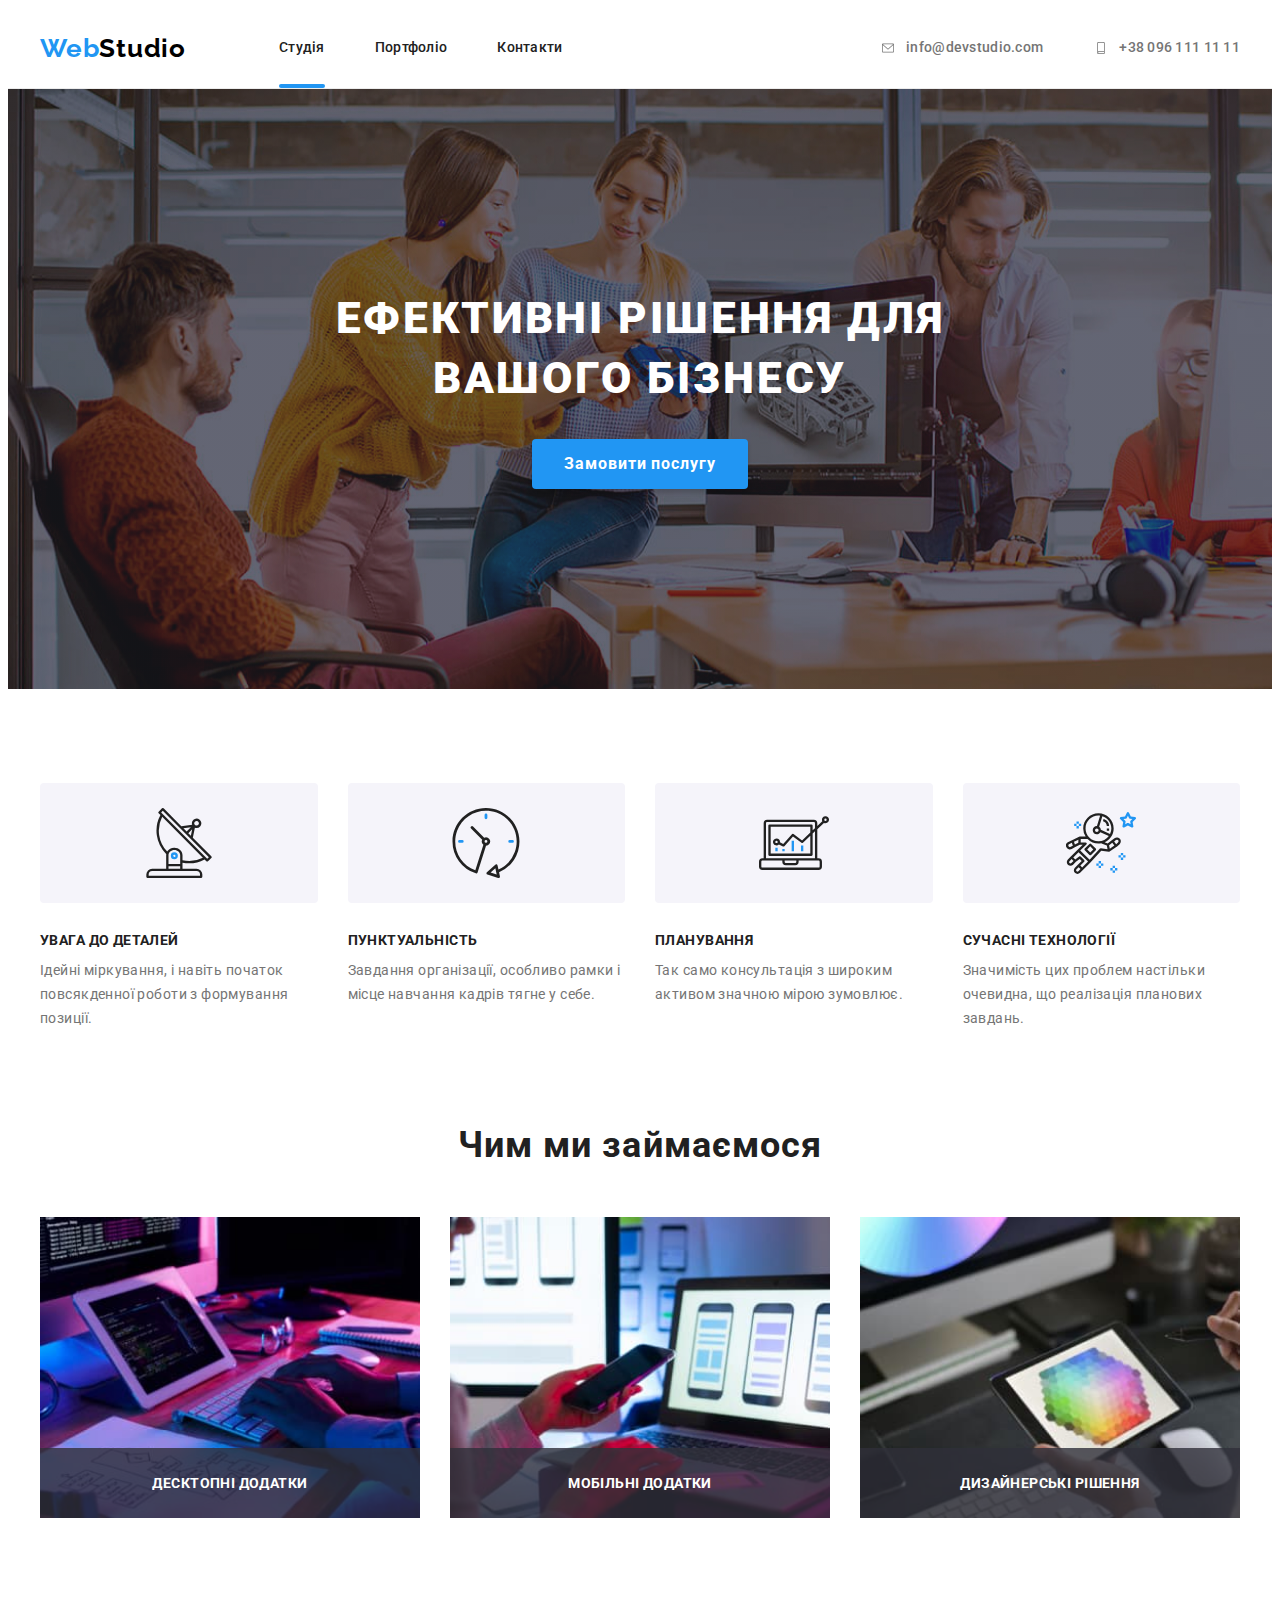
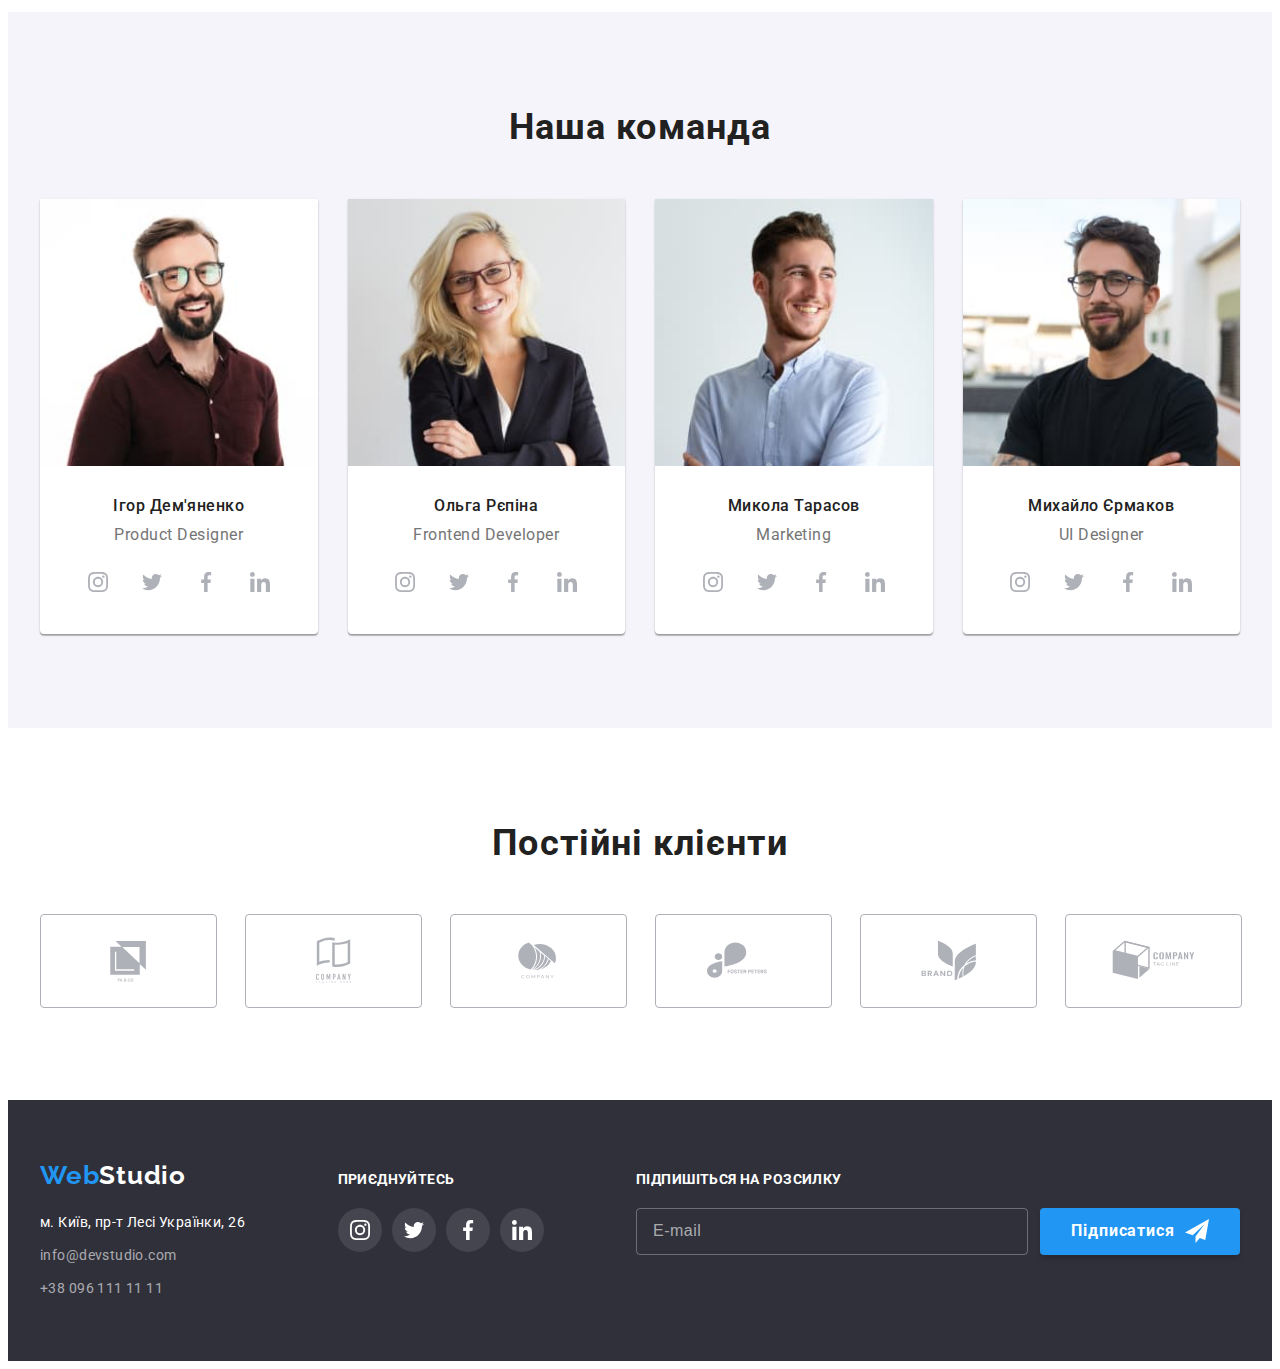
<file: index.html>
<!DOCTYPE html>
<html lang="uk">
  <head>
    <meta charset="UTF-8" />
    <meta http-equiv="X-UA-Compatible" content="IE=edge" />
    <meta name="viewport" content="width=device-width, initial-scale=1.0" />
    <title>Web studio</title>
    <link rel="preconnect" href="https://fonts.googleapis.com" />
    <link rel="preconnect" href="https://fonts.gstatic.com" crossorigin />
    <link
      href="https://fonts.googleapis.com/css2?family=Raleway:wght@700&family=Roboto:wght@400;500;700;900&display=swap"
      rel="stylesheet"
    />
    <link
      rel="stylesheet"
      href="https://cdnjs.cloudflare.com/ajax/libs/modern-normalize/1.1.0/modern-normalize.min.css"
      integrity="sha512-wpPYUAdjBVSE4KJnH1VR1HeZfpl1ub8YT/NKx4PuQ5NmX2tKuGu6U/JRp5y+Y8XG2tV+wKQpNHVUX03MfMFn9Q=="
      crossorigin="anonymous"
      referrerpolicy="no-referrer"
    />
    <link
      rel="stylesheet"
      href="https://cdnjs.cloudflare.com/ajax/libs/animate.css/4.1.1/animate.min.css"
    />
    <link rel="stylesheet" href="./css/main.min.css" />
  </head>

  <body>
    <header class="header">
      <div class="container header__container">
        <a class="logo" href="./index.html" lang="en"
          ><span class="logo__web">Web</span>Studio</a
        >
        <nav class="nav-site">
          <ul class="nav-site__list">
            <li class="nav-site__item">
              <a class="nav-site__link current" href="./index.html">Студія</a>
            </li>
            <li class="nav-site__item">
              <a class="nav-site__link" href="./portfolio.html">Портфоліо</a>
            </li>
            <li class="nav-site__item">
              <a class="nav-site__link" href="#">Контакти</a>
            </li>
          </ul>
        </nav>
        <ul class="header-contacts">
          <li class="header-contacts__item">
            <a
              class="header-contacts__link"
              href="mailto:info@devstudio.com"
              lang="en"
              ><svg class="header-contacts__link-icon" width="16" height="12">
                <use href="./images/icons.svg#envelope"></use>
              </svg>
              info@devstudio.com</a
            >
          </li>
          <li class="header-contacts__item">
            <a class="header-contacts__link" href="tel:+380961111111">
              <svg class="header-contacts__link-icon" width="16" height="12">
                <use href="./images/icons.svg#smartphone"></use>
              </svg>
              +38 096 111 11 11
            </a>
          </li>
        </ul>
      </div>
    </header>

    <main>
      <!--Hero-->
      <section class="hero">
        <div class="container hero__container">
          <h1 class="hero__title animate__animated animate__zoomIn">
            Ефективні рішення для<br />
            вашого бізнесу
          </h1>
          <button class="hero__btn btn" type="button" data-modal-open>
            Замовити послугу
          </button>
        </div>
      </section>

      <!--Features-->
      <section class="section">
        <div class="container">
          <h2 class="visually-hiden">Особливості</h2>
          <ul class="features-list">
            <li class="features-list__item">
              <div class="features-list__icon">
                <svg width="70" height="70">
                  <use href="./images/icons.svg#antenna"></use>
                </svg>
              </div>
              <h3 class="features-list__title">УВАГА ДО ДЕТАЛЕЙ</h3>
              <p class="features-list__text">
                Ідейні міркування, і навіть початок повсякденної роботи з
                формування позиції.
              </p>
            </li>

            <li class="features-list__item">
              <div class="features-list__icon">
                <svg width="70" height="70">
                  <use href="./images/icons.svg#clock"></use>
                </svg>
              </div>
              <h3 class="features-list__title">ПУНКТУАЛЬНІСТЬ</h3>
              <p class="features-list__text">
                Завдання організації, особливо рамки і місце навчання кадрів
                тягне у себе.
              </p>
            </li>

            <li class="features-list__item">
              <div class="features-list__icon">
                <svg width="70" height="70">
                  <use href="./images/icons.svg#diagram"></use>
                </svg>
              </div>
              <h3 class="features-list__title">ПЛАНУВАННЯ</h3>
              <p class="features-list__text">
                Так само консультація з широким активом значною мірою зумовлює.
              </p>
            </li>

            <li class="features-list__item">
              <div class="features-list__icon">
                <svg width="70" height="70">
                  <use href="./images/icons.svg#astronaut"></use>
                </svg>
              </div>
              <h3 class="features-list__title">СУЧАСНІ ТЕХНОЛОГІЇ</h3>
              <p class="features-list__text">
                Значимість цих проблем настільки очевидна, що реалізація
                планових завдань.
              </p>
            </li>
          </ul>
        </div>
      </section>

      <!--Works-->
      <section class="section__works section">
        <div class="container">
          <h2 class="section-title">Чим ми займаємося</h2>
          <ul class="work-examples">
            <li class="work-examples__item">
              <img
                src="./images/box_1.jpg"
                alt="Розробник створює код"
                width="370"
              />
              <p class="work-examples__uptitle">Десктопні додатки</p>
            </li>
            <li class="work-examples__item">
              <img
                src="./images/box_2.jpg"
                alt="Розробник створює адаптивну версію для смартфону"
                width="370"
              />
              <p class="work-examples__uptitle">Мобільні додатки</p>
            </li>
            <li class="work-examples__item">
              <img
                src="./images/box_3.jpg"
                alt="Розробник створює дизайн сайту"
                width="370"
              />
              <p class="work-examples__uptitle">Дизайнерські рішення</p>
            </li>
          </ul>
        </div>
      </section>

      <!--Team-->
      <section class="section__team section">
        <div class="container">
          <h2 class="section-title">Наша команда</h2>
          <ul class="team-list">
            <li class="team-card">
              <img
                src="./images/team_card_1.jpg"
                alt="Фото Ігор Дем'яненко"
                width="270"
              />
              <div class="team-card__data">
                <h3 class="team-card__title">Ігор Дем'яненко</h3>
                <p class="team-card__text" lang="en">Product Designer</p>
                <ul class="social">
                  <li class="social__item">
                    <a
                      class="social__link"
                      href="https://www.instagram.com/"
                      target="_blank"
                      rel="noopener noreferrer"
                    >
                      <svg class="social__icon" width="20" height="20">
                        <use href="./images/icons.svg#instagram"></use>
                      </svg>
                    </a>
                  </li>
                  <li class="social__item">
                    <a
                      class="social__link"
                      href="https://twitter.com/"
                      target="_blank"
                      rel="noopener noreferrer"
                    >
                      <svg class="social__icon" width="20" height="20">
                        <use href="./images/icons.svg#twitter"></use>
                      </svg>
                    </a>
                  </li>
                  <li class="social__item">
                    <a
                      class="social__link"
                      href="https://www.facebook.com/"
                      target="_blank"
                      rel="noopener noreferrer"
                    >
                      <svg class="social__icon" width="20" height="20">
                        <use href="./images/icons.svg#facebook"></use>
                      </svg>
                    </a>
                  </li>
                  <li class="social__item">
                    <a
                      class="social__link"
                      href="https://www.linkedin.com/"
                      target="_blank"
                      rel="noopener noreferrer"
                    >
                      <svg class="social__icon" width="20" height="20">
                        <use href="./images/icons.svg#linkedin"></use>
                      </svg>
                    </a>
                  </li>
                </ul>
              </div>
            </li>
            <li class="team-card">
              <img
                src="./images/team_card_2.jpg"
                alt="Фото Ольга Рєпіна"
                width="270"
              />
              <div class="team-card__data">
                <h3 class="team-card__title">Ольга Рєпіна</h3>
                <p class="team-card__text" lang="en">Frontend Developer</p>
                <ul class="social">
                  <li class="social__item">
                    <a
                      class="social__link"
                      href="https://www.instagram.com/"
                      target="_blank"
                      rel="noopener noreferrer"
                    >
                      <svg class="social__icon" width="20" height="20">
                        <use href="./images/icons.svg#instagram"></use>
                      </svg>
                    </a>
                  </li>
                  <li class="social__item">
                    <a
                      class="social__link"
                      href="https://twitter.com/"
                      target="_blank"
                      rel="noopener noreferrer"
                    >
                      <svg class="social__icon" width="20" height="20">
                        <use href="./images/icons.svg#twitter"></use>
                      </svg>
                    </a>
                  </li>
                  <li class="social__item">
                    <a
                      class="social__link"
                      href="https://www.facebook.com/"
                      target="_blank"
                      rel="noopener noreferrer"
                    >
                      <svg class="social__icon" width="20" height="20">
                        <use href="./images/icons.svg#facebook"></use>
                      </svg>
                    </a>
                  </li>
                  <li class="social__item">
                    <a
                      class="social__link"
                      href="https://www.linkedin.com/"
                      target="_blank"
                      rel="noopener noreferrer"
                    >
                      <svg class="social__icon" width="20" height="20">
                        <use href="./images/icons.svg#linkedin"></use>
                      </svg>
                    </a>
                  </li>
                </ul>
              </div>
            </li>
            <li class="team-card">
              <img
                src="./images/team_card_3.jpg"
                alt="Фото Микола Тарасов"
                width="270"
              />
              <div class="team-card__data">
                <h3 class="team-card__title">Микола Тарасов</h3>
                <p class="team-card__text" lang="en">Marketing</p>
                <ul class="social">
                  <li class="social__item">
                    <a
                      class="social__link"
                      href="https://www.instagram.com/"
                      target="_blank"
                      rel="noopener noreferrer"
                    >
                      <svg class="social__icon" width="20" height="20">
                        <use href="./images/icons.svg#instagram"></use>
                      </svg>
                    </a>
                  </li>
                  <li class="social__item">
                    <a
                      class="social__link"
                      href="https://twitter.com/"
                      target="_blank"
                      rel="noopener noreferrer"
                    >
                      <svg class="social__icon" width="20" height="20">
                        <use href="./images/icons.svg#twitter"></use>
                      </svg>
                    </a>
                  </li>
                  <li class="social__item">
                    <a
                      class="social__link"
                      href="https://www.facebook.com/"
                      target="_blank"
                      rel="noopener noreferrer"
                    >
                      <svg class="social__icon" width="20" height="20">
                        <use href="./images/icons.svg#facebook"></use>
                      </svg>
                    </a>
                  </li>
                  <li class="social__item">
                    <a
                      class="social__link"
                      href="https://www.linkedin.com/"
                      target="_blank"
                      rel="noopener noreferrer"
                    >
                      <svg class="social__icon" width="20" height="20">
                        <use href="./images/icons.svg#linkedin"></use>
                      </svg>
                    </a>
                  </li>
                </ul>
              </div>
            </li>
            <li class="team-card">
              <img
                src="./images/team_card_4.jpg"
                alt="Фото Михайло Єрмаков"
                width="270"
              />
              <div class="team-card__data">
                <h3 class="team-card__title">Михайло Єрмаков</h3>
                <p class="team-card__text" lang="en">UI Designer</p>
                <ul class="social">
                  <li class="social__item">
                    <a
                      class="social__link"
                      href="https://www.instagram.com/"
                      target="_blank"
                      rel="noopener noreferrer"
                    >
                      <svg class="social__icon" width="20" height="20">
                        <use href="./images/icons.svg#instagram"></use>
                      </svg>
                    </a>
                  </li>
                  <li class="social__item">
                    <a
                      class="social__link"
                      href="https://twitter.com/"
                      target="_blank"
                      rel="noopener noreferrer"
                    >
                      <svg class="social__icon" width="20" height="20">
                        <use href="./images/icons.svg#twitter"></use>
                      </svg>
                    </a>
                  </li>
                  <li class="social__item">
                    <a
                      class="social__link"
                      href="https://www.facebook.com/"
                      target="_blank"
                      rel="noopener noreferrer"
                    >
                      <svg class="social__icon" width="20" height="20">
                        <use href="./images/icons.svg#facebook"></use>
                      </svg>
                    </a>
                  </li>
                  <li class="social__item">
                    <a
                      class="social__link"
                      href="https://www.linkedin.com/"
                      target="_blank"
                      rel="noopener noreferrer"
                    >
                      <svg class="social__icon" width="20" height="20">
                        <use href="./images/icons.svg#linkedin"></use>
                      </svg>
                    </a>
                  </li>
                </ul>
              </div>
            </li>
          </ul>
        </div>
      </section>

      <!-- Clients -->
      <section class="section">
        <div class="container">
          <h2 class="section-title">Постійні клієнти</h2>
          <ul class="clients">
            <li class="clients__item">
              <a
                class="clients__link"
                href="#"
                target="_blank"
                rel="noopener noreferrer"
              >
                <svg class="clients__icon" width="106" height="60">
                  <use href="./images/icons.svg#logo-client-first"></use>
                </svg>
              </a>
            </li>
            <li class="clients__item">
              <a
                class="clients__link"
                href="#"
                target="_blank"
                rel="noopener noreferrer"
              >
                <svg class="clients__icon" width="106" height="60">
                  <use href="./images/icons.svg#logo-client-second"></use>
                </svg>
              </a>
            </li>
            <li class="clients__item">
              <a
                class="clients__link"
                href="#"
                target="_blank"
                rel="noopener noreferrer"
              >
                <svg class="clients__icon" width="106" height="60">
                  <use href="./images/icons.svg#logo-client-third"></use>
                </svg>
              </a>
            </li>
            <li class="clients__item">
              <a
                class="clients__link"
                href="#"
                target="_blank"
                rel="noopener noreferrer"
              >
                <svg class="clients__icon" width="106" height="60">
                  <use href="./images/icons.svg#logo-client-fourth"></use>
                </svg>
              </a>
            </li>
            <li class="clients__item">
              <a
                class="clients__link"
                href="#"
                target="_blank"
                rel="noopener noreferrer"
              >
                <svg class="clients__icon" width="106" height="60">
                  <use href="./images/icons.svg#logo-client-fifth"></use>
                </svg>
              </a>
            </li>
            <li class="clients__item">
              <a
                class="clients__link"
                href="#"
                target="_blank"
                rel="noopener noreferrer"
              >
                <svg class="clients__icon" width="106" height="60">
                  <use href="./images/icons.svg#logo-client-sixth"></use>
                </svg>
              </a>
            </li>
          </ul>
        </div>
      </section>
    </main>

    <footer class="footer">
      <div class="container footer__container">
        <div>
          <a class="logo logo--color-light" href="./index.html" lang="en"
            ><span class="logo__web">Web</span>Studio</a
          >
          <address class="address">
            м. Київ, пр-т Лесі Українки, 26
            <ul class="footer-contacts">
              <li class="footer-contacts__item">
                <a
                  class="footer-contacts__link"
                  href="mailto:info@devstudio.com"
                  lang="en"
                  >info@devstudio.com</a
                >
              </li>
              <li class="footer-contacts__item">
                <a class="footer-contacts__link" href="tel:+380961111111"
                  >+38 096 111 11 11</a
                >
              </li>
            </ul>
          </address>
        </div>
        <div>
          <h2 class="footer__title">приєднуйтесь</h2>
          <ul class="social">
            <li class="social__item">
              <a
                class="social__link social__link--footer-background"
                href="https://www.instagram.com/"
                target="_blank"
                rel="noopener noreferrer"
              >
                <svg
                  class="social__icon social__icon--footer-fill"
                  width="20"
                  height="20"
                >
                  <use href="./images/icons.svg#instagram"></use>
                </svg>
              </a>
            </li>
            <li class="social__item">
              <a
                class="social__link social__link--footer-background"
                href="https://twitter.com/"
                target="_blank"
                rel="noopener noreferrer"
              >
                <svg
                  class="social__icon social__icon--footer-fill"
                  width="20"
                  height="20"
                >
                  <use href="./images/icons.svg#twitter"></use>
                </svg>
              </a>
            </li>
            <li class="social__item">
              <a
                class="social__link social__link--footer-background"
                href="https://www.facebook.com/"
                target="_blank"
                rel="noopener noreferrer"
              >
                <svg
                  class="social__icon social__icon--footer-fill"
                  width="20"
                  height="20"
                >
                  <use href="./images/icons.svg#facebook"></use>
                </svg>
              </a>
            </li>
            <li class="social__item">
              <a
                class="social__link social__link--footer-background"
                href="https://www.linkedin.com/"
                target="_blank"
                rel="noopener noreferrer"
              >
                <svg
                  class="social__icon social__icon--footer-fill"
                  width="20"
                  height="20"
                >
                  <use href="./images/icons.svg#linkedin"></use>
                </svg>
              </a>
            </li>
          </ul>
        </div>
        <form class="subscribe-form">
          <label
            for="subscribe-email"
            class="footer__title footer__title--subscribe-form"
            >Підпишіться на розсилку</label
          >
          <div class="subscribe-form__wrap">
            <input
              type="email"
              class="subscribe-form__input"
              name="subscribe-email"
              id="subscribe-email"
              placeholder="E-mail"
              required
            />
            <button type="submit" class="subscribe__btn btn">
              Підписатися
              <svg class="subscribe-form__icon" width="24" height="24">
                <use href="./images/icons.svg#icon-send"></use>
              </svg>
            </button>
          </div>
        </form>
      </div>
    </footer>

    <div class="backdrop backdrop--is-hidden" data-modal>
      <div class="modal">
        <button class="modal-close" type="button" data-modal-close>
          <svg class="modal-close__icon" width="18" height="18">
            <use href="./images/icons.svg#close-btn"></use>
          </svg>
        </button>
        <p class="modal__title">Залиште свої дані, ми вам передзвонимо</p>
        <form class="modal-form">
          <div class="modal-form__field">
            <label for="user-name" class="modal-form__input-label">Ім'я</label>
            <div class="modal-form__input-wrappper">
              <input
                type="text"
                name="user-name"
                id="user-name"
                class="modal-form__input"
                required
              />
              <svg class="modal-form__icon" width="18" height="18">
                <use href="./images/icons.svg#icon-person"></use>
              </svg>
            </div>
          </div>
          <div class="modal-form__field">
            <label for="user-tel" class="modal-form__input-label"
              >Телефон</label
            >
            <div class="modal-form__input-wrappper">
              <input
                type="tel"
                name="user-tel"
                id="user-tel"
                class="modal-form__input"
                required
              />
              <svg class="modal-form__icon" width="18" height="18">
                <use href="./images/icons.svg#icon-phone"></use>
              </svg>
            </div>
          </div>
          <div class="modal-form__field">
            <label for="user-mail" class="modal-form__input-label">Пошта</label>
            <div class="modal-form__input-wrappper">
              <input
                type="email"
                name="user-mail"
                id="user-mail"
                class="modal-form__input"
                required
              />
              <svg class="modal-form__icon" width="18" height="18">
                <use href="./images/icons.svg#icon-email"></use>
              </svg>
            </div>
          </div>
          <div class="modal-form__comment-field">
            <label for="user-text" class="modal-form__input-label"
              >Коментар</label
            >
            <textarea
              name="user-text"
              id="user-text"
              class="modal-form__comment"
              placeholder="Введіть текст"
            ></textarea>
          </div>
          <div class="modal-check">
            <input
              type="checkbox"
              name="policy"
              id="policy"
              class="modal-check__input visually-hiden"
              required
            />
            <label for="policy" class="modal-check__label">
              <span class="modal-check__icon">
                <svg width="16" height="15">
                  <use href="./images/icons.svg#icon-check"></use>
                </svg>
              </span>
              Погоджуюся з розсилкою та приймаю
              <a href="#" class="modal-check__link">Умови договору</a>
            </label>
          </div>
          <button type="submit" class="modal__btn btn">Відправити</button>
        </form>
      </div>
    </div>
    <script src="./js/modal.js"></script>
  </body>
</html>
</file>
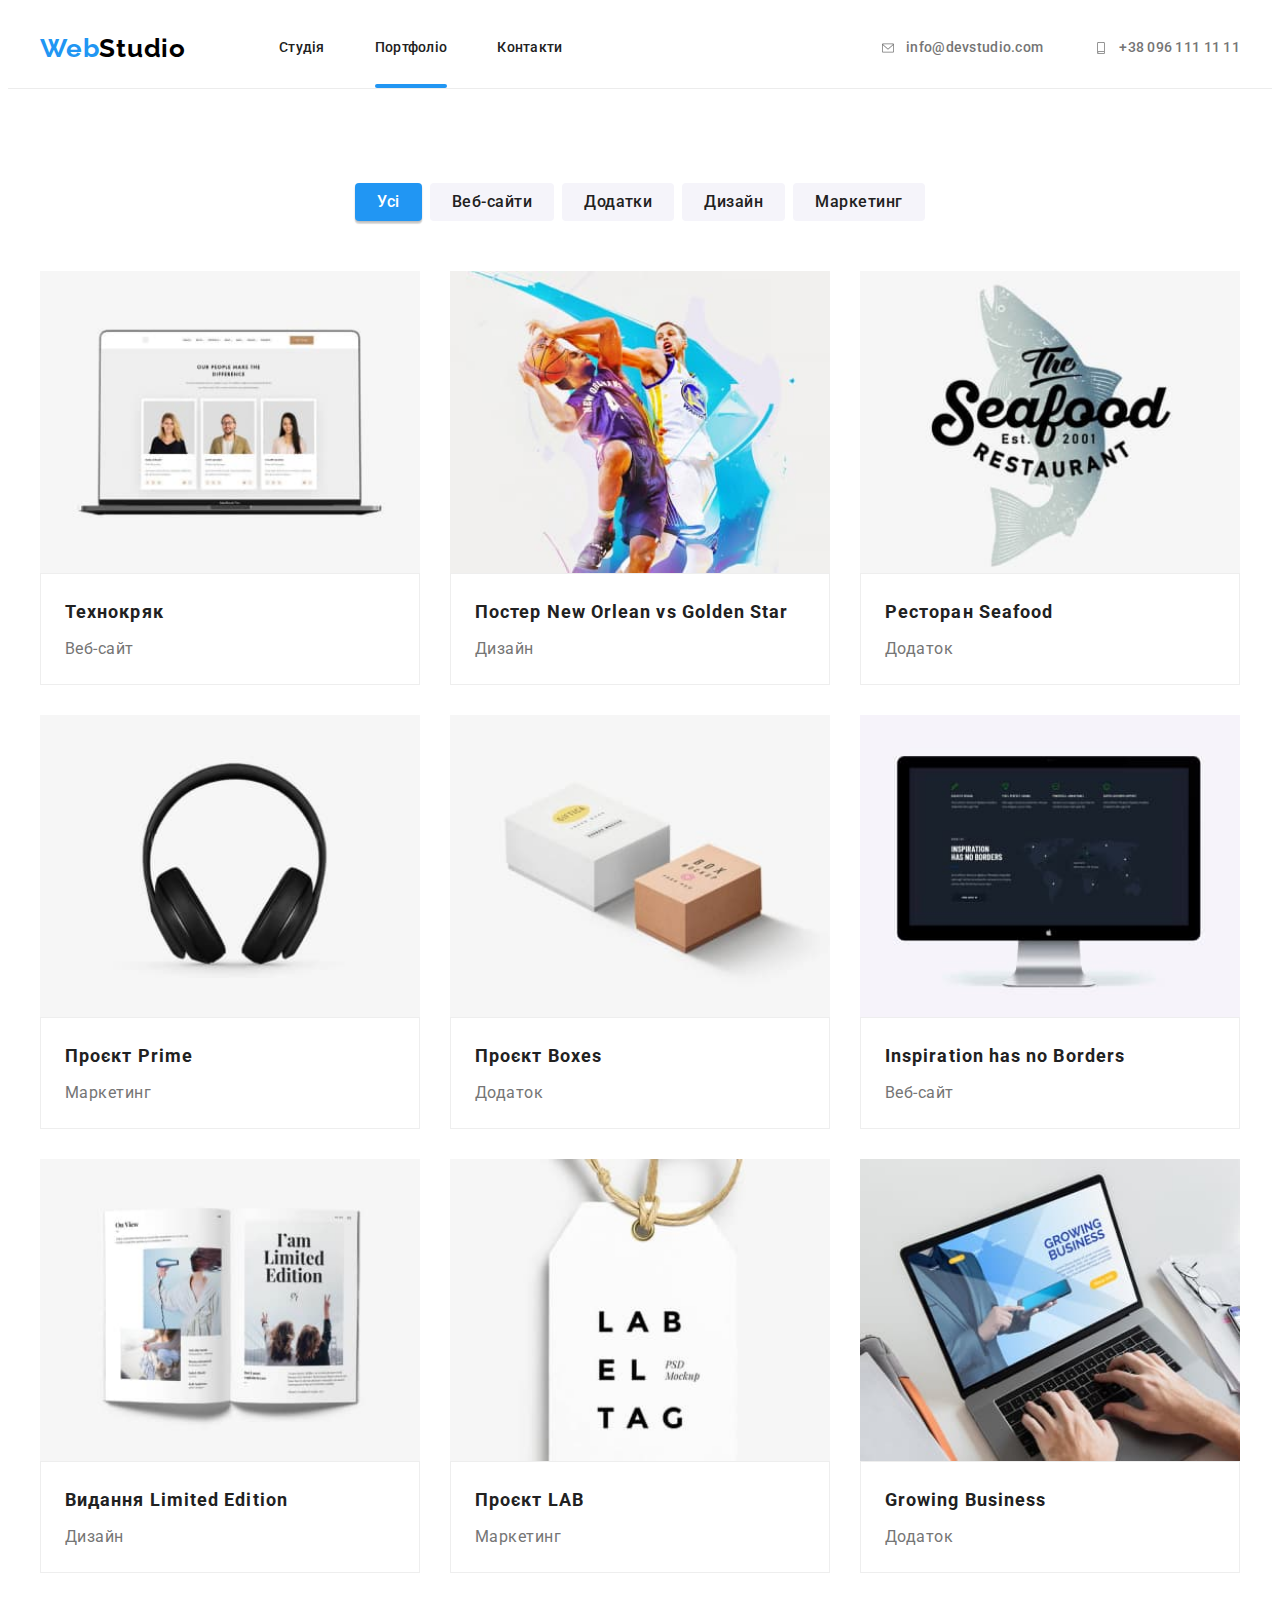
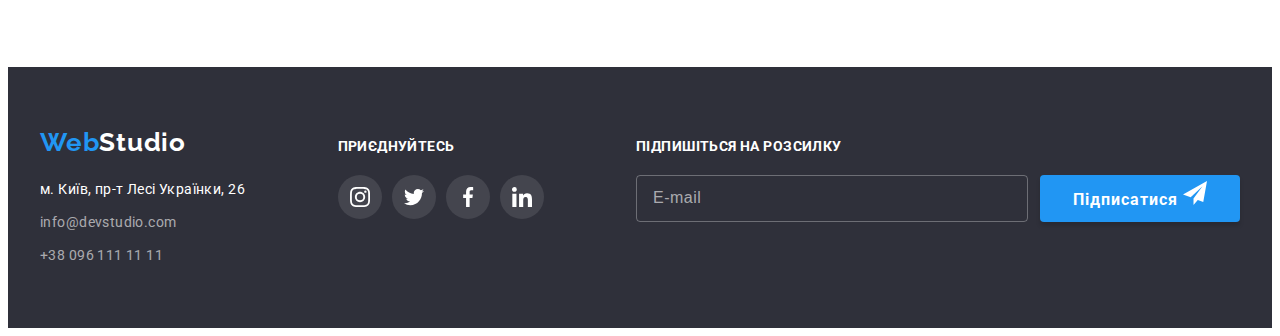
<file: portfolio.html>
<!DOCTYPE html>
<html lang="uk">
  <head>
    <meta charset="UTF-8" />
    <meta http-equiv="X-UA-Compatible" content="IE=edge" />
    <meta name="viewport" content="width=device-width, initial-scale=1.0" />
    <title>Portfolio</title>
    <link rel="preconnect" href="https://fonts.googleapis.com" />
    <link rel="preconnect" href="https://fonts.gstatic.com" crossorigin />
    <link
      href="https://fonts.googleapis.com/css2?family=Raleway:wght@700&family=Roboto:wght@400;500;700&display=swap"
      rel="stylesheet"
    />
    <link
      rel="stylesheet"
      href="https://cdnjs.cloudflare.com/ajax/libs/modern-normalize/1.1.0/modern-normalize.min.css"
      integrity="sha512-wpPYUAdjBVSE4KJnH1VR1HeZfpl1ub8YT/NKx4PuQ5NmX2tKuGu6U/JRp5y+Y8XG2tV+wKQpNHVUX03MfMFn9Q=="
      crossorigin="anonymous"
      referrerpolicy="no-referrer"
    />
    <link
      rel="stylesheet"
      href="https://cdnjs.cloudflare.com/ajax/libs/animate.css/4.1.1/animate.min.css"
    />
    <link rel="stylesheet" href="./css/main.min.css" />
  </head>

  <body>
    <header class="header">
      <div class="container header__container">
        <a class="logo" href="./index.html" lang="en"
          ><span class="logo__web">Web</span>Studio</a
        >
        <nav class="nav-site">
          <ul class="nav-site__list">
            <li class="nav-site__item">
              <a class="nav-site__link" href="./index.html">Студія</a>
            </li>
            <li class="nav-site__item">
              <a class="nav-site__link current" href="./portfolio.html"
                >Портфоліо</a
              >
            </li>
            <li class="nav-site__item">
              <a class="nav-site__link" href="#">Контакти</a>
            </li>
          </ul>
        </nav>
        <ul class="header-contacts">
          <li class="header-contacts__item">
            <a
              class="header-contacts__link"
              href="mailto:info@devstudio.com"
              lang="en"
              ><svg class="header-contacts__link-icon" width="16" height="12">
                <use href="./images/icons.svg#envelope"></use>
              </svg>
              info@devstudio.com</a
            >
          </li>
          <li class="header-contacts__item">
            <a class="header-contacts__link" href="tel:+380961111111">
              <svg class="header-contacts__link-icon" width="16" height="12">
                <use href="./images/icons.svg#smartphone"></use>
              </svg>
              +38 096 111 11 11
            </a>
          </li>
        </ul>
      </div>
    </header>

    <main>
      <section class="section">
        <div class="container">
          <h1 class="visually-hiden">Портфоліо</h1>
          <ul class="portfolio-filters-list">
            <li class="portfolio-filters-item">
              <input
                type="radio"
                class="filter-input visually-hiden"
                name="filter"
                id="all"
                checked
              />
              <label for="all" class="filter-btn">Усі</label>
            </li>
            <li class="portfolio-filters-item">
              <input
                type="radio"
                class="filter-input visually-hiden"
                name="filter"
                id="web-sites"
              />
              <label for="web-sites" class="filter-btn">Веб-сайти</label>
            </li>
            <li class="portfolio-filters-item">
              <input
                type="radio"
                class="filter-input visually-hiden"
                name="filter"
                id="apps"
              />
              <label for="apps" class="filter-btn">Додатки</label>
            </li>
            <li class="portfolio-filters-item">
              <input
                type="radio"
                class="filter-input visually-hiden"
                name="filter"
                id="design"
              />
              <label for="design" class="filter-btn">Дизайн</label>
            </li>
            <li class="portfolio-filters-item">
              <input
                type="radio"
                class="filter-input visually-hiden"
                name="filter"
                id="marketing"
              />
              <label for="marketing" class="filter-btn">Маркетинг</label>
            </li>
          </ul>
          <ul class="portfolio-projects-list">
            <li class="portfolio-projects-item">
              <a class="portfolio-projects-link" href="">
                <div class="portfolio-top-wrap">
                  <img
                    src="./images/project1.jpg"
                    alt="Відкритий ноутбук"
                    width="370"
                  />
                  <p class="portfolio-top-text">
                    Ресурс пропонує комплексні пропозиції з різним рівнем
                    функціоналу та сервісів. Все це дозволить відвідувачу
                    отримати вичерпні відомості про компанію чи приватну особу.
                  </p>
                </div>
                <div class="portfolio-description">
                  <h2 class="portfolio-title">Технокряк</h2>
                  <p class="portfolio-text">Веб-сайт</p>
                </div>
              </a>
            </li>
            <li class="portfolio-projects-item">
              <a class="portfolio-projects-link" href="">
                <div class="portfolio-top-wrap">
                  <img
                    src="./images/project2.jpg"
                    alt="Два баскетболісти"
                    width="370"
                  />
                  <p class="portfolio-top-text">
                    Ресурс пропонує комплексні пропозиції з різним рівнем
                    функціоналу та сервісів. Все це дозволить відвідувачу
                    отримати вичерпні відомості про компанію чи приватну особу.
                  </p>
                </div>
                <div class="portfolio-description">
                  <h2 class="portfolio-title">
                    Постер New Orlean vs Golden Star
                  </h2>
                  <p class="portfolio-text">Дизайн</p>
                </div>
              </a>
            </li>
            <li class="portfolio-projects-item">
              <a class="portfolio-projects-link" href="">
                <div class="portfolio-top-wrap">
                  <img
                    src="./images/project3.jpg"
                    alt="Лого рибного ресторану"
                    width="370"
                  />
                  <p class="portfolio-top-text">
                    Ресурс пропонує комплексні пропозиції з різним рівнем
                    функціоналу та сервісів. Все це дозволить відвідувачу
                    отримати вичерпні відомості про компанію чи приватну особу.
                  </p>
                </div>
                <div class="portfolio-description">
                  <h2 class="portfolio-title">Ресторан Seafood</h2>
                  <p class="portfolio-text">Додаток</p>
                </div>
              </a>
            </li>
            <li class="portfolio-projects-item">
              <a class="portfolio-projects-link" href="">
                <div class="portfolio-top-wrap">
                  <img
                    src="./images/project4.jpg"
                    alt="Навушники"
                    width="370"
                  />
                  <p class="portfolio-top-text">
                    Ресурс пропонує комплексні пропозиції з різним рівнем
                    функціоналу та сервісів. Все це дозволить відвідувачу
                    отримати вичерпні відомості про компанію чи приватну особу.
                  </p>
                </div>
                <div class="portfolio-description">
                  <h2 class="portfolio-title">Проєкт Prime</h2>
                  <p class="portfolio-text">Маркетинг</p>
                </div>
              </a>
            </li>
            <li class="portfolio-projects-item">
              <a class="portfolio-projects-link" href="">
                <div class="portfolio-top-wrap">
                  <img
                    src="./images/project5.jpg"
                    alt="Дві коробки"
                    width="370"
                  />
                  <p class="portfolio-top-text">
                    Ресурс пропонує комплексні пропозиції з різним рівнем
                    функціоналу та сервісів. Все це дозволить відвідувачу
                    отримати вичерпні відомості про компанію чи приватну особу.
                  </p>
                </div>
                <div class="portfolio-description">
                  <h2 class="portfolio-title">Проєкт Boxes</h2>
                  <p class="portfolio-text">Додаток</p>
                </div>
              </a>
            </li>
            <li class="portfolio-projects-item">
              <a class="portfolio-projects-link" href="">
                <div class="portfolio-top-wrap">
                  <img
                    src="./images/project6.jpg"
                    alt="Монітор MAC"
                    width="370"
                  />
                  <p class="portfolio-top-text">
                    Ресурс пропонує комплексні пропозиції з різним рівнем
                    функціоналу та сервісів. Все це дозволить відвідувачу
                    отримати вичерпні відомості про компанію чи приватну особу.
                  </p>
                </div>
                <div class="portfolio-description">
                  <h2 class="portfolio-title">Inspiration has no Borders</h2>
                  <p class="portfolio-text">Веб-сайт</p>
                </div>
              </a>
            </li>
            <li class="portfolio-projects-item">
              <a class="portfolio-projects-link" href="">
                <div class="portfolio-top-wrap">
                  <img
                    src="./images/project7.jpg"
                    alt="Рознорнута книга"
                    width="370"
                  />
                  <p class="portfolio-top-text">
                    Ресурс пропонує комплексні пропозиції з різним рівнем
                    функціоналу та сервісів. Все це дозволить відвідувачу
                    отримати вичерпні відомості про компанію чи приватну особу.
                  </p>
                </div>
                <div class="portfolio-description">
                  <h2 class="portfolio-title">Видання Limited Edition</h2>
                  <p class="portfolio-text">Дизайн</p>
                </div>
              </a>
            </li>
            <li class="portfolio-projects-item">
              <a class="portfolio-projects-link" href="">
                <div class="portfolio-top-wrap">
                  <img
                    src="./images/project8.jpg"
                    alt="Бірка LABEL TAG"
                    width="370"
                  />
                  <p class="portfolio-top-text">
                    Ресурс пропонує комплексні пропозиції з різним рівнем
                    функціоналу та сервісів. Все це дозволить відвідувачу
                    отримати вичерпні відомості про компанію чи приватну особу.
                  </p>
                </div>
                <div class="portfolio-description">
                  <h2 class="portfolio-title">Проєкт LAB</h2>
                  <p class="portfolio-text">Маркетинг</p>
                </div>
              </a>
            </li>
            <li class="portfolio-projects-item">
              <a class="portfolio-projects-link" href="">
                <div class="portfolio-top-wrap">
                  <img
                    src="./images/project9.jpg"
                    alt="Презентація мобільного застосунку"
                    width="370"
                  />
                  <p class="portfolio-top-text">
                    Ресурс пропонує комплексні пропозиції з різним рівнем
                    функціоналу та сервісів. Все це дозволить відвідувачу
                    отримати вичерпні відомості про компанію чи приватну особу.
                  </p>
                </div>
                <div class="portfolio-description">
                  <h2 class="portfolio-title">Growing Business</h2>
                  <p class="portfolio-text">Додаток</p>
                </div>
              </a>
            </li>
          </ul>
        </div>
      </section>
    </main>

    <footer class="footer">
      <div class="container footer__container">
        <div>
          <a class="logo logo--color-light" href="./index.html" lang="en"
            ><span class="logo__web">Web</span>Studio</a
          >
          <address class="address">
            м. Київ, пр-т Лесі Українки, 26
            <ul class="footer-contacts">
              <li class="footer-contacts__item">
                <a
                  class="footer-contacts__link"
                  href="mailto:info@devstudio.com"
                  lang="en"
                  >info@devstudio.com</a
                >
              </li>
              <li class="footer-contacts__item">
                <a class="footer-contacts__link" href="tel:+380961111111"
                  >+38 096 111 11 11</a
                >
              </li>
            </ul>
          </address>
        </div>
        <div>
          <h2 class="footer__title">приєднуйтесь</h2>
          <ul class="social">
            <li class="social__item">
              <a
                class="social__link social__link--footer-background"
                href="https://www.instagram.com/"
                target="_blank"
                rel="noopener noreferrer"
              >
                <svg
                  class="social__icon social__icon--footer-fill"
                  width="20"
                  height="20"
                >
                  <use href="./images/icons.svg#instagram"></use>
                </svg>
              </a>
            </li>
            <li class="social__item">
              <a
                class="social__link social__link--footer-background"
                href="https://twitter.com/"
                target="_blank"
                rel="noopener noreferrer"
              >
                <svg
                  class="social__icon social__icon--footer-fill"
                  width="20"
                  height="20"
                >
                  <use href="./images/icons.svg#twitter"></use>
                </svg>
              </a>
            </li>
            <li class="social__item">
              <a
                class="social__link social__link--footer-background"
                href="https://www.facebook.com/"
                target="_blank"
                rel="noopener noreferrer"
              >
                <svg
                  class="social__icon social__icon--footer-fill"
                  width="20"
                  height="20"
                >
                  <use href="./images/icons.svg#facebook"></use>
                </svg>
              </a>
            </li>
            <li class="social__item">
              <a
                class="social__link social__link--footer-background"
                href="https://www.linkedin.com/"
                target="_blank"
                rel="noopener noreferrer"
              >
                <svg
                  class="social__icon social__icon--footer-fill"
                  width="20"
                  height="20"
                >
                  <use href="./images/icons.svg#linkedin"></use>
                </svg>
              </a>
            </li>
          </ul>
        </div>
        <form class="subscribe-form">
          <label
            for="subscribe-email"
            class="footer__title footer__title--subscribe-form"
            >Підпишіться на розсилку</label
          >
          <div class="subscribe-form__wrap">
            <input
              type="email"
              class="subscribe-form__input"
              name="subscribe-email"
              id="subscribe-email"
              placeholder="E-mail"
              required
            />
            <button type="submit" class="subscribe--btn btn">
              Підписатися
              <svg class="subscribe-form__icon" width="24" height="24">
                <use href="./images/icons.svg#icon-send"></use>
              </svg>
            </button>
          </div>
        </form>
      </div>
    </footer>
  </body>
</html>
</file>
<file: css/main.min.css>
:root{--main-color: #212121;--color-gray: #757575;--color-blue: #2196f3;--color-blue-dark: #188ce8;--color-white: #ffffff;--color-black: #000000;--color-footer-link: rgba(255, 255, 255, 0.6);--color-portfolio-btn: #f5f4fa;--background-color-dark: #2f303a;--background-color-hero: rgba(47, 48, 58, 0.4);--background-color-hero-second: #c4c4c4;--background-color-light: #f5f4fa;--background-color-white: var(--color-white);--font-ral: "Raleway", sans-serif;--first-logo-color: var(--color-black);--second-logo-color: var(--color-blue);--footer-logo-color: var(--color-white);--title-color: var(--main-color);--text-color: var(--color-gray);--first-link-color: var(--main-color);--second-link-color: var(--color-blue);--first-btn-color: var(--color-white);--second-btn-color: var(--main-color);--hover-btn-color: var(--color-blue);--social-background-color: var(--color-white);--hover-social-background-color: var(--color-blue);--icon-color: #afb1b8;--hover-icon-color: var(--color-white);--footer-social-background-color: rgba(255, 255, 255, 0.1);--tra-cubic: cubic-bezier(0.4, 0, 0.2, 1)}h1,h2,h3,h4,h5,h6,p{margin:0}ul{list-style:none;margin:0;padding:0}button{cursor:pointer}img{display:block;min-width:100%;height:auto}a{text-decoration:none}body{font-family:"Roboto",sans-serif;color:var(--main-color)}.section{padding-top:94px;padding-bottom:94px}.visually-hiden{position:absolute;width:1px;height:1px;margin:-1px;border:0;padding:0;white-space:nowrap;-webkit-clip-path:inset(100%);clip-path:inset(100%);clip:rect(0 0 0 0);overflow:hidden}.container{width:1200px;padding:0 15px;margin:0 auto}.btn{font-family:inherit;border:none;min-width:200px;font-weight:700;font-size:16px;line-height:1.88;letter-spacing:.06em;background-color:var(--color-blue);color:var(--first-btn-color);-webkit-box-shadow:0px 4px 4px rgba(0,0,0,.15);box-shadow:0px 4px 4px rgba(0,0,0,.15);border-radius:4px;-webkit-transition:background-color 250ms var(--tra-cubic);transition:background-color 250ms var(--tra-cubic)}.btn:hover,.btn:focus{background-color:var(--color-blue-dark)}.section-title{font-size:36px;line-height:1.17;text-align:center;letter-spacing:.03em;color:var(--title-color);margin-bottom:50px}.social{display:-webkit-box;display:-ms-flexbox;display:flex;gap:10px;-webkit-box-pack:center;-ms-flex-pack:center;justify-content:center}.social__item{width:44px;height:44px}.social__link{width:100%;height:100%;background-color:var(--social-background-color);border-radius:50%;display:-webkit-box;display:-ms-flexbox;display:flex;-webkit-box-align:center;-ms-flex-align:center;align-items:center;-webkit-box-pack:center;-ms-flex-pack:center;justify-content:center;-webkit-transition:background-color 250ms var(--tra-cubic);transition:background-color 250ms var(--tra-cubic)}.social__link:hover,.social__link:focus{background-color:var(--hover-social-background-color)}.social__icon{fill:var(--icon-color);-webkit-transition:fill 250ms var(--tra-cubic);transition:fill 250ms var(--tra-cubic)}.social__link:hover .social__icon,.social__link:focus .social__icon{fill:var(--hover-icon-color)}.social__link--footer-background{background-color:var(--footer-social-background-color)}.social__icon--footer-fill{fill:var(--hover-icon-color)}.backdrop{position:fixed;top:0;left:0;width:100vw;height:100vh;background-color:rgba(0,0,0,.2);-webkit-transition:opacity 250ms var(--tra-cubic),visibility 250ms var(--tra-cubic);transition:opacity 250ms var(--tra-cubic),visibility 250ms var(--tra-cubic)}.modal{position:absolute;top:50%;left:50%;width:528px;min-height:581px;padding:40px;background-color:var(--background-color-white);-webkit-box-shadow:0px 1px 3px rgba(0,0,0,.12),0px 1px 1px rgba(0,0,0,.14),0px 2px 1px rgba(0,0,0,.2);box-shadow:0px 1px 3px rgba(0,0,0,.12),0px 1px 1px rgba(0,0,0,.14),0px 2px 1px rgba(0,0,0,.2);border-radius:4px;-webkit-transform:translate(-50%, -50%) scale(1);transform:translate(-50%, -50%) scale(1);opacity:1;-webkit-transition:opacity 600ms var(--tra-cubic),-webkit-transform 600ms var(--tra-cubic);transition:opacity 600ms var(--tra-cubic),-webkit-transform 600ms var(--tra-cubic);transition:transform 600ms var(--tra-cubic),opacity 600ms var(--tra-cubic);transition:transform 600ms var(--tra-cubic),opacity 600ms var(--tra-cubic),-webkit-transform 600ms var(--tra-cubic)}.backdrop.backdrop--is-hidden .modal{-webkit-transform:translate(-50%, -50%) scale(1.2);transform:translate(-50%, -50%) scale(1.2);opacity:0}.modal__title{font-weight:700;font-size:20px;line-height:1.15;text-align:center;letter-spacing:.03em;color:var(--main-color);margin-bottom:12px}.modal-form__field{margin-bottom:10px}.modal-form__input-label{font-weight:400;font-size:12px;line-height:1.17;letter-spacing:.01em;color:var(--color-gray);margin-bottom:4px;display:block}.modal-form__input-wrappper{position:relative}.modal-form__input{width:100%;height:40px;border:1px solid rgba(33,33,33,.2);outline:rgba(0,0,0,0);border-radius:4px;background-color:rgba(0,0,0,0);padding:0;padding-left:30px;-webkit-transition:border-color 250ms var(--tra-cubic);transition:border-color 250ms var(--tra-cubic)}.modal-form__input:focus{border-color:var(--color-blue)}.modal-form__icon{position:absolute;left:12px;top:50%;-webkit-transform:translateY(-50%);transform:translateY(-50%);fill:var(--main-color);-webkit-transition:fill 250ms var(--tra-cubic);transition:fill 250ms var(--tra-cubic)}.modal-form__input:focus+.modal-form__icon{fill:var(--color-blue)}.modal-form__comment-field{margin-bottom:20px}.modal-form__comment{width:100%;height:120px;padding:12px 16px;border:1px solid rgba(33,33,33,.2);border-radius:4px;outline:rgba(0,0,0,0);resize:none;-webkit-transition:border-color 250ms var(--tra-cubic);transition:border-color 250ms var(--tra-cubic)}.modal-form__comment::-webkit-input-placeholder{font-weight:400;font-size:12px;line-height:1.17;letter-spacing:.01em;color:rgba(117,117,117,.5)}.modal-form__comment::-moz-placeholder{font-weight:400;font-size:12px;line-height:1.17;letter-spacing:.01em;color:rgba(117,117,117,.5)}.modal-form__comment:-ms-input-placeholder{font-weight:400;font-size:12px;line-height:1.17;letter-spacing:.01em;color:rgba(117,117,117,.5)}.modal-form__comment::-ms-input-placeholder{font-weight:400;font-size:12px;line-height:1.17;letter-spacing:.01em;color:rgba(117,117,117,.5)}.modal-form__comment::placeholder{font-weight:400;font-size:12px;line-height:1.17;letter-spacing:.01em;color:rgba(117,117,117,.5)}.modal-form__comment:focus{border-color:var(--color-blue)}.modal-close{position:absolute;right:8px;top:8px;width:30px;height:30px;border:1px solid rgba(0,0,0,.1);border-radius:50%;padding:0;display:-webkit-box;display:-ms-flexbox;display:flex;-webkit-box-align:center;-ms-flex-align:center;align-items:center;-webkit-box-pack:center;-ms-flex-pack:center;justify-content:center;background-color:rgba(0,0,0,0);outline:rgba(0,0,0,0)}.modal-close__icon{fill:var(--color-black);-webkit-transition:fill 250ms var(--tra-cubic);transition:fill 250ms var(--tra-cubic)}.modal-close:hover .modal-close__icon,.modal-close:focus .modal-close__icon{fill:var(--hover-btn-color)}.modal-check{width:100%;display:-webkit-box;display:-ms-flexbox;display:flex;-webkit-box-pack:center;-ms-flex-pack:center;justify-content:center;-webkit-box-align:center;-ms-flex-align:center;align-items:center;margin-bottom:30px}.modal-check__label{font-weight:400;font-size:14px;line-height:1.71;letter-spacing:.03em;color:var(--color-gray);display:-webkit-box;display:-ms-flexbox;display:flex;-webkit-box-align:center;-ms-flex-align:center;align-items:center}.modal-check__label .modal-check__icon{width:16px;height:15px;border:2px solid var(--main-color);border-radius:2px;margin-right:8px;display:-webkit-box;display:-ms-flexbox;display:flex;-webkit-box-pack:center;-ms-flex-pack:center;justify-content:center;-webkit-box-align:center;-ms-flex-align:center;align-items:center;fill:rgba(0,0,0,0)}.modal-check__input:checked+.modal-check__label .modal-check__icon{background-color:var(--color-blue);border:none;fill:var(--color-white)}.modal-check__input:focus+.modal-check__label .modal-check__icon{border-color:var(--color-blue)}.modal-check__link{color:var(--second-link-color);text-decoration:underline}.modal__btn{padding:10px 52px;margin:0 auto;display:block}.backdrop--is-hidden{opacity:0;visibility:hidden;pointer-events:none}.logo{font-family:var(--font-ral);font-weight:700;font-size:26px;line-height:1.19;letter-spacing:.03em;color:var(--first-logo-color)}.logo__web{color:var(--second-logo-color)}.logo--color-light{color:var(--footer-logo-color)}.header{border-bottom:1px solid #ececec}.header__container{display:-webkit-box;display:-ms-flexbox;display:flex;-webkit-box-align:center;-ms-flex-align:center;align-items:center}.nav-site{margin-left:93px}.nav-site__list{display:-webkit-box;display:-ms-flexbox;display:flex;gap:50px}.nav-site__item{position:relative}.nav-site__link{display:block;font-weight:500;font-size:14px;line-height:1.14;letter-spacing:.02em;color:var(--first-link-color);padding-top:32px;padding-bottom:32px;-webkit-transition:color 250ms var(--tra-cubic);transition:color 250ms var(--tra-cubic)}.nav-site__link:hover,.nav-site__link:focus{color:var(--second-link-color)}.current::after{position:absolute;content:"";height:4px;width:100%;display:block;background-color:var(--second-link-color);border-radius:2px;left:0;bottom:0}.header-contacts{display:-webkit-box;display:-ms-flexbox;display:flex;margin-left:auto;gap:50px}.header-contacts__link{display:-webkit-box;display:-ms-flexbox;display:flex;-webkit-box-align:center;-ms-flex-align:center;align-items:center;font-weight:500;font-size:14px;line-height:1.14;letter-spacing:.02em;color:var(--color-gray);-webkit-transition:color 250ms var(--tra-cubic);transition:color 250ms var(--tra-cubic)}.header-contacts__link:hover,.header-contacts__link:focus{color:var(--color-blue)}.header-contacts__link-icon{margin-right:10px;fill:currentColor}.hero{max-width:1600px;background-image:-webkit-gradient(linear, left top, left bottom, from(var(--background-color-hero)), to(var(--background-color-hero))),url(../images/hero-background.jpg);background-image:linear-gradient(var(--background-color-hero), var(--background-color-hero)),url(../images/hero-background.jpg);background-color:var(--background-color-hero-second);background-repeat:no-repeat;background-size:cover;margin:0 auto}.hero__container{padding-top:200px;padding-bottom:200px;text-align:center}.hero__title{font-weight:900;font-size:44px;line-height:1.36;letter-spacing:.06em;text-transform:uppercase;color:var(--color-white);margin-bottom:30px}.animate__zoomIn{-webkit-animation-duration:2000ms;animation-duration:2000ms}.hero__btn{min-width:216px;padding:10px 32px}.features-list{display:-webkit-box;display:-ms-flexbox;display:flex;gap:30px}.features-list__item{-ms-flex-preferred-size:calc((100% - 90px)/4);flex-basis:calc((100% - 90px)/4)}.features-list__icon{background-color:var(--background-color-light);height:120px;border-radius:4px;margin-bottom:30px;display:-webkit-box;display:-ms-flexbox;display:flex;-webkit-box-pack:center;-ms-flex-pack:center;justify-content:center;-webkit-box-align:center;-ms-flex-align:center;align-items:center}.features-list__title{font-size:14px;line-height:1.14;letter-spacing:.03em;text-transform:uppercase;color:var(--title-color);margin-bottom:10px}.features-list__text{font-size:14px;line-height:1.71;letter-spacing:.03em;color:var(--text-color)}.section__works{padding-top:0}.work-examples{display:-webkit-box;display:-ms-flexbox;display:flex;gap:30px}.work-examples__item{position:relative;-ms-flex-preferred-size:calc((100% - 60px)/3);flex-basis:calc((100% - 60px)/3)}.work-examples__uptitle{position:absolute;left:0;bottom:0;width:100%;font-weight:700;font-size:14px;line-height:1.14;letter-spacing:.03em;text-transform:uppercase;color:#fff;background-color:rgba(47,48,58,.8);height:70px;display:-webkit-box;display:-ms-flexbox;display:flex;-webkit-box-align:center;-ms-flex-align:center;align-items:center;-webkit-box-pack:center;-ms-flex-pack:center;justify-content:center}.section__team{background-color:var(--background-color-light);text-align:center}.team-list{display:-webkit-box;display:-ms-flexbox;display:flex;gap:30px}.team-card{width:calc((100% - 90px)/4);background-color:var(--background-color-white);-webkit-box-shadow:0px 1px 3px rgba(0,0,0,.12),0px 1px 1px rgba(0,0,0,.14),0px 2px 1px rgba(0,0,0,.2);box-shadow:0px 1px 3px rgba(0,0,0,.12),0px 1px 1px rgba(0,0,0,.14),0px 2px 1px rgba(0,0,0,.2);border-radius:0px 0px 4px 4px}.team-card__data{padding-top:30px;padding-bottom:30px}.team-card__title{font-weight:500;font-size:16px;line-height:1.19;text-align:center;letter-spacing:.03em;color:var(--title-color);margin-bottom:10px}.team-card__text{font-size:16px;line-height:1.19;text-align:center;letter-spacing:.03em;color:var(--text-color);margin-bottom:16px}.clients{display:-webkit-box;display:-ms-flexbox;display:flex;gap:30px;-webkit-box-pack:center;-ms-flex-pack:center;justify-content:center}.clients__item{--n: 6;width:calc((100% - (var(--n) - 1)*30px)/var(--n));height:92px}.clients__link{width:100%;height:100%;display:-webkit-box;display:-ms-flexbox;display:flex;-webkit-box-pack:center;-ms-flex-pack:center;justify-content:center;-webkit-box-align:center;-ms-flex-align:center;align-items:center;border:1px solid;border-color:var(--icon-color);border-radius:4px;-webkit-transition:border-color 250ms var(--tra-cubic);transition:border-color 250ms var(--tra-cubic)}.clients__link:hover,.clients__link:focus{border-color:var(--second-link-color)}.clients__icon{width:100%;height:100%;fill:var(--icon-color);-webkit-transition:fill 250ms var(--tra-cubic);transition:fill 250ms var(--tra-cubic)}.clients__link:hover .clients__icon,.clients__link:focus .clients__icon{fill:var(--second-link-color)}.footer{background-color:var(--background-color-dark);padding-top:60px;padding-bottom:60px}.footer__container{display:-webkit-box;display:-ms-flexbox;display:flex;-webkit-box-pack:justify;-ms-flex-pack:justify;justify-content:space-between;-webkit-box-align:baseline;-ms-flex-align:baseline;align-items:baseline}.address{font-style:normal;font-weight:400;font-size:14px;line-height:1.71;letter-spacing:.03em;color:var(--color-white);margin-top:20px}.footer-contacts{margin-top:9px}.footer-contacts__item:not(:first-child){margin-top:9px}.footer-contacts__link{color:var(--color-footer-link);-webkit-transition:color 250ms var(--tra-cubic);transition:color 250ms var(--tra-cubic)}.footer-contacts__link:hover,.footer-contacts__link:focus{color:var(--color-blue)}.footer__title{font-size:14px;line-height:1.14;letter-spacing:.03em;text-transform:uppercase;color:var(--footer-logo-color);margin-bottom:20px}.subscribe-form{display:-webkit-box;display:-ms-flexbox;display:flex;-webkit-box-orient:vertical;-webkit-box-direction:normal;-ms-flex-direction:column;flex-direction:column}.footer__title--subscribe-form{font-weight:700}.subscribe-form__wrap{display:-webkit-box;display:-ms-flexbox;display:flex;gap:12px}.subscribe-form__input{min-width:358px;background-color:rgba(0,0,0,0);border:1px solid rgba(255,255,255,.3);border-radius:4px;padding:15px 16px;color:var(--color-white)}.subscribe-form__input::-webkit-input-placeholder{font-weight:400;font-size:16px;line-height:1.25;display:-webkit-box;display:flex;-webkit-box-align:center;align-items:center;letter-spacing:.03em;color:rgba(255,255,255,.6)}.subscribe-form__input::-moz-placeholder{font-weight:400;font-size:16px;line-height:1.25;display:flex;align-items:center;letter-spacing:.03em;color:rgba(255,255,255,.6)}.subscribe-form__input:-ms-input-placeholder{font-weight:400;font-size:16px;line-height:1.25;display:-ms-flexbox;display:flex;-ms-flex-align:center;align-items:center;letter-spacing:.03em;color:rgba(255,255,255,.6)}.subscribe-form__input::-ms-input-placeholder{font-weight:400;font-size:16px;line-height:1.25;display:-ms-flexbox;display:flex;-ms-flex-align:center;align-items:center;letter-spacing:.03em;color:rgba(255,255,255,.6)}.subscribe-form__input::placeholder{font-weight:400;font-size:16px;line-height:1.25;display:-webkit-box;display:-ms-flexbox;display:flex;-webkit-box-align:center;-ms-flex-align:center;align-items:center;letter-spacing:.03em;color:rgba(255,255,255,.6)}.subscribe-form__input:hover,.subscribe-form__input:focus{border-color:var(--color-blue);outline:rgba(0,0,0,0)}.subscribe__btn{display:-webkit-box;display:-ms-flexbox;display:flex;-webkit-box-align:center;-ms-flex-align:center;align-items:center;-webkit-box-pack:center;-ms-flex-pack:center;justify-content:center;gap:10px}.subscribe-form__icon{fill:var(--first-btn-color)}.portfolio-filters-list{display:-webkit-box;display:-ms-flexbox;display:flex;-webkit-box-pack:center;-ms-flex-pack:center;justify-content:center;gap:8px;margin-bottom:50px}.filter-btn{font-weight:500;font-size:16px;line-height:1.63;letter-spacing:.03em;color:var(--second-btn-color);background-color:var(--color-portfolio-btn);border-radius:4px;padding:6px 22px;display:block;-webkit-transition:background-color 250ms var(--tra-cubic),color 250ms var(--tra-cubic),outline 250ms var(--tra-cubic),-webkit-box-shadow 250ms var(--tra-cubic);transition:background-color 250ms var(--tra-cubic),color 250ms var(--tra-cubic),outline 250ms var(--tra-cubic),-webkit-box-shadow 250ms var(--tra-cubic);transition:background-color 250ms var(--tra-cubic),color 250ms var(--tra-cubic),box-shadow 250ms var(--tra-cubic),outline 250ms var(--tra-cubic);transition:background-color 250ms var(--tra-cubic),color 250ms var(--tra-cubic),box-shadow 250ms var(--tra-cubic),outline 250ms var(--tra-cubic),-webkit-box-shadow 250ms var(--tra-cubic)}.filter-input:checked+.filter-btn{background-color:var(--hover-btn-color);color:var(--first-btn-color);-webkit-box-shadow:0px 3px 1px rgba(0,0,0,.1),0px 1px 2px rgba(0,0,0,.08),0px 2px 2px rgba(0,0,0,.12);box-shadow:0px 3px 1px rgba(0,0,0,.1),0px 1px 2px rgba(0,0,0,.08),0px 2px 2px rgba(0,0,0,.12)}.filter-input:focus+.filter-btn{outline:1px solid var(--color-black)}.filter-btn:hover{cursor:pointer;outline:1px solid var(--color-black)}.portfolio-projects-list{display:-webkit-box;display:-ms-flexbox;display:flex;-ms-flex-wrap:wrap;flex-wrap:wrap;gap:30px}.portfolio-projects-item{-ms-flex-preferred-size:calc((100% - 60px)/3);flex-basis:calc((100% - 60px)/3);background-color:var(--background-color-white)}.portfolio-projects-link{display:block;-webkit-transition:-webkit-box-shadow 250ms var(--tra-cubic);transition:-webkit-box-shadow 250ms var(--tra-cubic);transition:box-shadow 250ms var(--tra-cubic);transition:box-shadow 250ms var(--tra-cubic), -webkit-box-shadow 250ms var(--tra-cubic)}.portfolio-projects-link:hover,.portfolio-projects-link:focus{-webkit-box-shadow:0px 1px 1px rgba(0,0,0,.12),0px 4px 4px rgba(0,0,0,.06),1px 4px 6px rgba(0,0,0,.16);box-shadow:0px 1px 1px rgba(0,0,0,.12),0px 4px 4px rgba(0,0,0,.06),1px 4px 6px rgba(0,0,0,.16)}.portfolio-top-wrap{position:relative;overflow:hidden}.portfolio-top-text{position:absolute;top:0;left:0;font-weight:400;font-size:18px;line-height:1.56;letter-spacing:.03em;color:var(--color-white);background-color:rgba(33,150,243,.9);padding:63px 24px;height:100%;-webkit-transform:translateY(100%);transform:translateY(100%);-webkit-transition:-webkit-transform 250ms var(--tra-cubic);transition:-webkit-transform 250ms var(--tra-cubic);transition:transform 250ms var(--tra-cubic);transition:transform 250ms var(--tra-cubic), -webkit-transform 250ms var(--tra-cubic)}.portfolio-projects-link:hover .portfolio-top-text{-webkit-transform:translateY(0);transform:translateY(0)}.portfolio-description{padding:20px 24px;border:1px solid #eee}.portfolio-title{font-size:18px;line-height:2;letter-spacing:.06em;color:var(--title-color);margin-bottom:4px}.portfolio-text{font-size:16px;line-height:1.88;letter-spacing:.03em;color:var(--text-color)}/*# sourceMappingURL=main.min.css.map */
</file>
